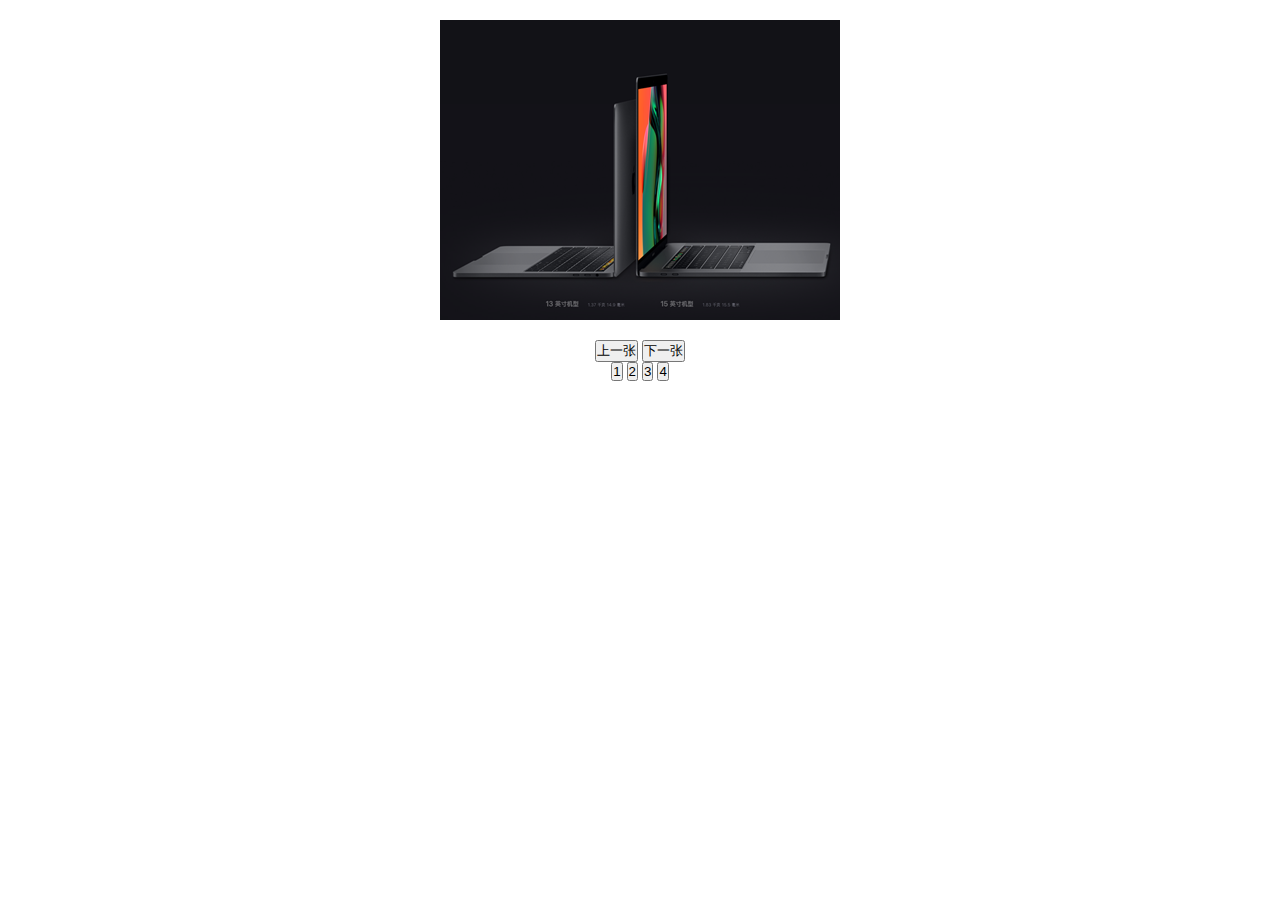
<file: Apple Style Slider/slider-demo.html>
<!DOCTYPE html>
<html lang="zh-Hans">

<head>
  <meta charset="UTF-8">
  <title>无缝轮播</title>
  <link rel="stylesheet" href="./style.css">
</head>

<body>

  <div class="container">
    <div class="window">
      <div id="slides" class="images">
        <img src="./Mac.png" alt="Mac" width="400" height="300">
        <img src="./iPhone.png" alt="iPhone" width="400" height="300">
        <img src="./iPad.png" alt="iPad" width="400" height="300">
        <img src="./Watch.png" alt="AppleWatch" width="400" height="300">
      </div>
    </div>
    <div id="controls" style="text-align:center;">
      <button id="previous">上一张</button>
      <button id="next">下一张</button>
    </div>
    <div id=buttonWrapper style="text-align:center;">
      <button>1</button>
      <button>2</button>
      <button>3</button>
      <button>4</button>
    </div>
  </div>
  
  <script src="./jquery-3.3.1.min.js"></script>
  <script src="./main.js"></script>
</body>

</html>
</file>
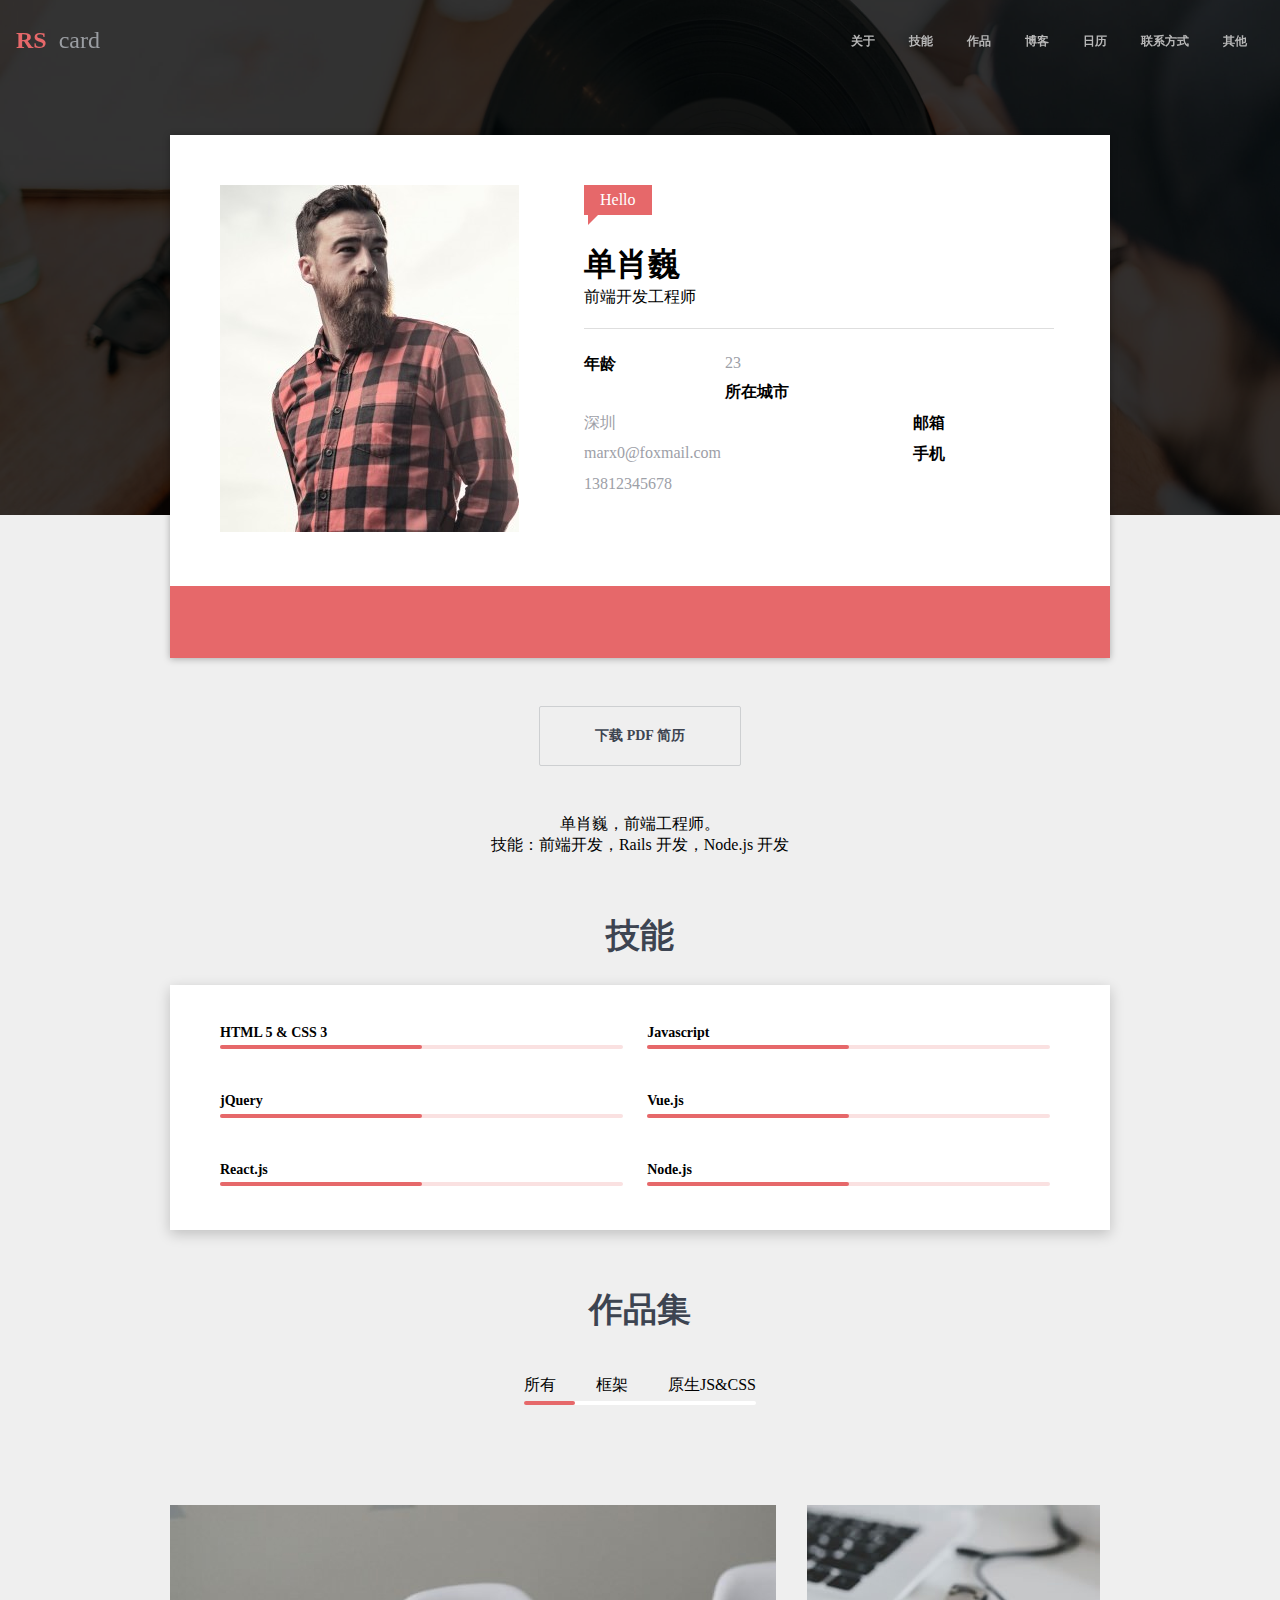
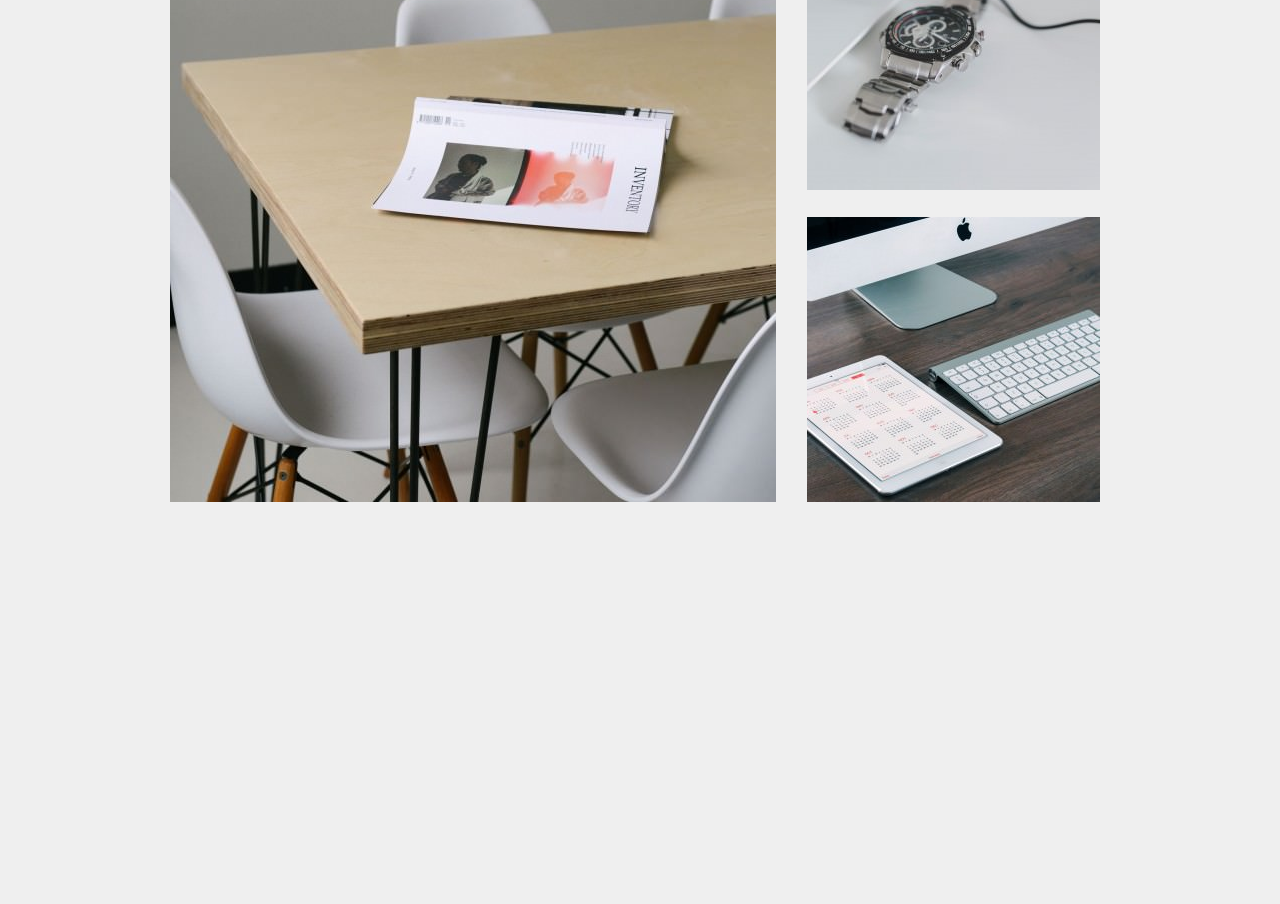
<file: demo/index2.html>
<!DOCTYPE html>
<html>

<head>
  <title>单肖巍的个人简历</title>
  <link rel="stylesheet" href="css/main.css" />
  <link rel="stylesheet" href="css/loading.css" />
  <script src="//at.alicdn.com/t/font_926069_ebk2g69pfcr.js"></script>
  <style type="text/css">
    .icon {
      width: 1em;
      height: 1em;
      vertical-align: -0.15em;
      fill: currentColor;
      overflow: hidden;
    }

    .site-welcome {
      display: none;
      position: fixed;
      top: 0;
      left: 0;
      width: 100%;
      height: 100%;
      background: white;
      z-index: 2;
      justify-content: center;
      align-items: center;
    }

    .site-welcome.active {
      display: flex;
    }

    
  </style>
</head>

<body>
  <div id="siteWelcome" class="site-welcome active">
    <div class="loading"></div>
  </div>

  <div id="topNavBar" class="topNavBar">
    <div class="topNavBar2 clearfix">
      <a class="logo" href="#" alt="logo" style="float: left; ">
        <span class="rs">RS</span><span class="card">card</span>
      </a>
      <nav style="float: right;">
        <ul class="clearfix">
          <li><a href="#">关于</a></li>
          <li><a href="#">技能</a></li>
          <li><a href="#">作品</a></li>
          <li><a href="#">博客</a></li>
          <li><a href="#">日历</a></li>
          <li><a href="#">联系方式</a></li>
          <li><a href="#">其他</a></li>
        </ul>
      </nav>
    </div>
  </div>
  <div class="banner">
    <div class="mask"></div>
  </div>
  <main class="resume">
    <div class="card">
      <div class="pictureAndText clearfix">
        <div class="picture">
          <img src="./css/image/avatar.jpg" width="299" height="347" alt="头像">
        </div>
        <div class="text">
          <span class="welcome">Hello
            <span class="triangle"></span>
          </span>
          <h1>单肖巍</h1>
          <p>前端开发工程师</p>
          <hr>
          <dl>
            <dt>年龄</dt>
            <dd>23</dd>
            <dt>所在城市</dt>
            <dd>深圳</dd>
            <dt>邮箱</dt>
            <dd>marx0@foxmail.com</dd>
            <dt>手机</dt>
            <dd>13812345678</dd>
          </dl>
        </div>
      </div>
      <footer class="media">
        <a href="#">
          <svg class="icon" aria-hidden="true">
            <use xlink:href="#icon-github"></use>
          </svg>
        </a>
        <a href="#">
          <svg class="icon" aria-hidden="true">
            <use xlink:href="#icon-twitter"></use>
          </svg>
        </a>
        <a href="#">
          <svg class="icon" aria-hidden="true">
            <use xlink:href="#icon-weibo"></use>
          </svg>
        </a>
      </footer>
    </div>
    <p class="downloadResumeWrapper">
      <a class="downloadResume" href="./resume.pdf" target="_blank" download>下载 PDF 简历</a>
    </p>

    <p class="introduction">
      单肖巍，前端工程师。<br>
      技能：前端开发，Rails 开发，Node.js 开发
    </p>

  </main>
  <section class="skills">
    <h2>技能</h2>
    <ol class="clearfix">
      <li>
        <h3>HTML 5 &amp; CSS 3</h3>
        <div class="progressBar">
          <div class="progress"></div>
        </div>
      </li>
      <li>
        <h3>Javascript</h3>
        <div class="progressBar">
          <div class="progress"></div>
        </div>
      </li>
      <li>
        <h3>jQuery</h3>
        <div class="progressBar">
          <div class="progress"></div>
        </div>
      </li>
      <li>
        <h3>Vue.js</h3>
        <div class="progressBar">
          <div class="progress"></div>
        </div>
      </li>
      <li>
        <h3>React.js</h3>
        <div class="progressBar">
          <div class="progress"></div>
        </div>
      </li>
      <li>
        <h3>Node.js</h3>
        <div class="progressBar">
          <div class="progress"></div>
        </div>
      </li>
    </ol>
  </section>
  <section class="portfolio">
    <h2>作品集</h2>
    <nav>
      <ol class="clearfix">
        <li id="portfolio1">所有</li>
        <li id="portfolio2">框架</li>
        <li id="portfolio3">原生JS&amp;CSS</li>
      </ol>
      <div id="portfolioBar" class="bar state-1">
        <div class="bar-in"></div>
      </div>
    </nav>
    <script>
      portfolio1.onclick = function () {
        portfolioBar.className = "bar state-1"
      }
      portfolio2.onclick = function () {
        portfolioBar.className = "bar state-2"
      }
      portfolio3.onclick = function () {
        portfolioBar.className = "bar state-3"
      }
    </script>
    <div class="works">
      <div class="jobs">
        <div class="big" style="top: 0;left: 0;">
          <img src="./css/image/1.jpg" alt="作品1">
        </div>
        <div class="small" style="top: 0;left: 637px;">
          <img src="./css/image/2.jpg" alt="作品2">
        </div>
        <div class="small" style="top: 312px;left: 637px;">
          <img src="./css/image/3.jpg" alt="作品3">
        </div>
      </div>


    </div>

  </section>
  <script>
    setTimeout(function () {
      siteWelcome.classList.remove('active')
    },000)
    window.onscroll = function(xxx){
      if (window.scrollY > 0) {
        topNavBar.classList.add('sticky')
      } else {
        topNavBar.classList.remove('sticky')
      }
    }
  </script>
</body>

</html>
</file>
<file: Apple Style Slider/style.css>
*{margin:0;padding:0;}
*{box-sizing: border-box;}

.window{
  width: 400px;
  height: 300px;
  margin: 20px auto;
  overflow: hidden;
}
.images{
  display: flex;
  transition: all 1s;
}
.images > img{
  width: 100%;
}
</file>
<file: demo/css/main.css>
body{
    background: rgb(239, 239, 239);
    color: black;
    margin: 0px;
}

a{
    color: inherit;
    text-decoration: none;
}
hr{
    height: 0;
    border: none;
    border-top: 1px solid #DEDEDE;
  }
ul,ol{
    list-style: none;
}
.clearfix::after{
    content: '';
    display: block;
    clear: both;
}

.topNavBar{
    padding: 20px 0;
    position: fixed;
    width: 100%;
    transition: all 0.5s;
    color: #b7b7b7;
}
.topNavBar.sticky{
    background: white;
    padding: 10px 0;
    z-index: 1;
    box-shadow: 0 0 10px 3px rgba(0, 0, 0, 0.25);
    color: #3d4451;
}
.topNavBar2{
    padding: 0 16px;
}
.topNavBar .logo {
    font-family:"Arial Black";
    font-size: 24px;
    padding-top: 3px;
    padding-bottom: 4px;
    line-height: 34px;
}

.topNavBar .logo .rs{
    color: #e6686a;
    margin-right: 12px;
    font-weight: bold;
  }
.banner{
    background-image:url(./image/rs-cover.jpg);
    background-position: center center;
    background-size: cover;
    height: 515px;
}
.mask{
    background-color: rgba(0, 0, 0, 0.8);
    height: 515px;
}
.topNavBar .logo .card{
    color: #9A9DA2;
  }

.topNavBar nav{
    padding: 5px 0 0 0;
  }
  .topNavBar nav ul li {
    float: left;
    margin-left: 17px;
    margin-right: 17px;
  }
.topNavBar nav ul{
    list-style: none;
    font-size: 12px;
    padding: 0;
    margin: 0;
}
.topNavBar nav ul li{
    float: left;
    margin-left: 17px;
    margin-right: 17px;
}
.topNavBar nav > ul > li > a{
    font-size: 12px;
    color: inherit;
    font-weight: bold;
    display: block;
    padding-top: 5px;
    padding-bottom: 5px;
    border-top: 3px solid transparent;
    border-bottom: 3px solid transparent;
}
.topNavBar nav > ul > li > a:hover::after {
    content: '';
    display: block;
    position: absolute;
    top: 100%;
    left: 0;
    width: 100%;
    background: #e06567;
    height: 3px;  
    /* border-bottom: 3px solid #e06567; */
}  

main .card{
    background: white;
    max-width: 940px;
    margin-left: auto;
    margin-right: auto;
    box-shadow: 0px 1px 7px 0px rgba(0,0,0,0.29);
}
.card .picture{
    float:left;
}
.card .welcome {
    background: #e6686a;
    color: white;
    display: inline-block;
    padding: 4px 16px;
    line-height: 22px;
    position: relative;
    margin-bottom: 10px;
  }
.card .welcome .triangle {
    display: block;
    border: 10px solid transparent;
    width: 0px;
    border-left-color: #e6686a;
    border-top-width: 0px;
    position: absolute;
    left: 4px;
    top: 100%;
}
.card .text{
    float: left;
    margin:0 0 0 65px;
    width: 470px;
}
.card .picture {
    float: left;
  }
  .card .text h1{
    margin:18px 0 0 0;
  }
  .card .text hr{
    margin: 20px 0;
  }
  .card .pictureAndText {
    padding: 50px;
  }
  .text p{
      margin: 0;
  }
  .card dl dt,
  .card dl dd{
    float: left;
    padding: 5px 0;
    margin: 0;
  }
  .card dl dt{
    width: 30%;
    font-weight: bold;
  }
  .card dl dd{
    width: 70%;
    color: #9da0a7;
  }
  
  .card > footer.media{
    background: #E6686A;
    text-align: center;
  }
  .card > footer.media > a{
    display: inline-block;
    width: 40px;
    line-height: 30px;
    padding: 5px 0;
    border-radius: 50%;
    margin: 16px;
  }
  .card > footer.media > a:hover{
    background: #CF5D5F;
  }
  .card svg{
    width: 30px;
    height: 30px; 
    fill: white;
    vertical-align: top;
  }
  .resume{
      margin-top: -380px;
  }
  .downloadResumeWrapper{
    text-align: center;
  }
  .downloadResume{
      background: #white;
      display: inline-block;
      font-size: 14px;
      line-height:16px;
      padding:21px 55px;
      border:#cdcfd1 solid 1px;
      border-radius:2px;
      color:#3d4451;
      font-weight:bold;
      margin:32px 0;
      transition:box-shadow 0.2s;
  }
  .downloadResume:hover{
    box-shadow: 0px 4px 13px 0px rgba(0,0,0,0.2);
  }
  .introduction{
    text-align: center;
    font-family:"微软雅黑";
    max-width: 940px;
    margin-left: auto;
    margin-right: auto;
  }
  section.skills,
  section.portfolio{
      max-width: 940px;
      margin:60px auto 0;
  }
  section.skills h2{
      text-align: center;
      color: #3d4451;
      font-size:34px;
      line-height: 1.2;
      font-weight: 600;
  }
  .skills ol{
      background-color: white;
      box-shadow: 0px 4px 13px 0px rgba(0,0,0,0.2);
      padding: 40px 50px 0;
  }
  .skills .progressBar{
      height: 4px;
      padding: 0;
      background: #fae1e1;
      border-radius: 2px;
  }
  .skills h3{
      font-size: 14px;
      line-height: 1.1;
      padding-right: 40px;
      margin:0 0 5px 0;
  }
  .skills .progress{
      background: #e6686a;
      height: 100%;
      width:50%;
      border-radius: 2px;
  }
  .skills ol li{
    width: 48%;
    float: left;
    margin-bottom: 44px;
  }
  .skills ol li:nth-child(odd){
      margin-right: 24px;
  }
  .portfolio h2{
    text-align: center;
    color: #3d4451;
    font-size:34px;
    line-height: 1.2;
    font-weight: 600;
  }
  .portfolio{
      text-align: center;
  }
  .portfolio nav{
      text-align: center;
      display: inline-block;
      vertical-align: top;
  }
  .portfolio nav ol{
    display: inline-block;
    vertical-align: top;
    margin-bottom: 5px;
    padding-left: 0;
}
  .portfolio nav ol li{
    float: left;
    margin-right: 40px;
    cursor: pointer;
}
  .portfolio ol li:nth-child(3){
      margin-right: 0;
  }

nav .bar{
    background: #ffffff;
    height: 4px;
    border-radius: 2px;
    margin-bottom: 100px;
}
.bar-in{
    background: #e6686a;
    height: 100%;
    border-radius: 2px;
    transition: all 0.5s;
}
.bar.state-1 .bar-in{
    margin-left: 0;
    width: 22%;
}
.bar.state-2 .bar-in{
    margin-left: 22%;
    width: 33%;
}
.bar.state-3 .bar-in{
    margin-left: 55%;
    width: 45%;
}
.works{
    position: relative;
    padding-bottom: 999px
}
.works .big,
.works .small{
    position: absolute;
}
</file>
<file: demo/css/loading.css>
.loading {
    width: 200px;
    height: 200px;
    position: relative;
  }

  .loading::before,
  .loading::after {
    content: '';
    position: absolute;
    width: 0px;
    height: 0px;
    background: rgb(88, 82, 82);
    border-radius: 50%;
    top: 0;
    bottom: 0;
    left: 0;
    right: 0;
    margin: auto;
    animation: s 1.5s linear infinite;
  }

  .loading::after {
    animation-delay: 0.75s;
  }

  @keyframes s {
    0% {
      width: 0px;
      height: 0px;
      opacity: 1;
    }

    100% {
      width: 100px;
      height: 100px;
      opacity: 0;
    }
  }
</file>
